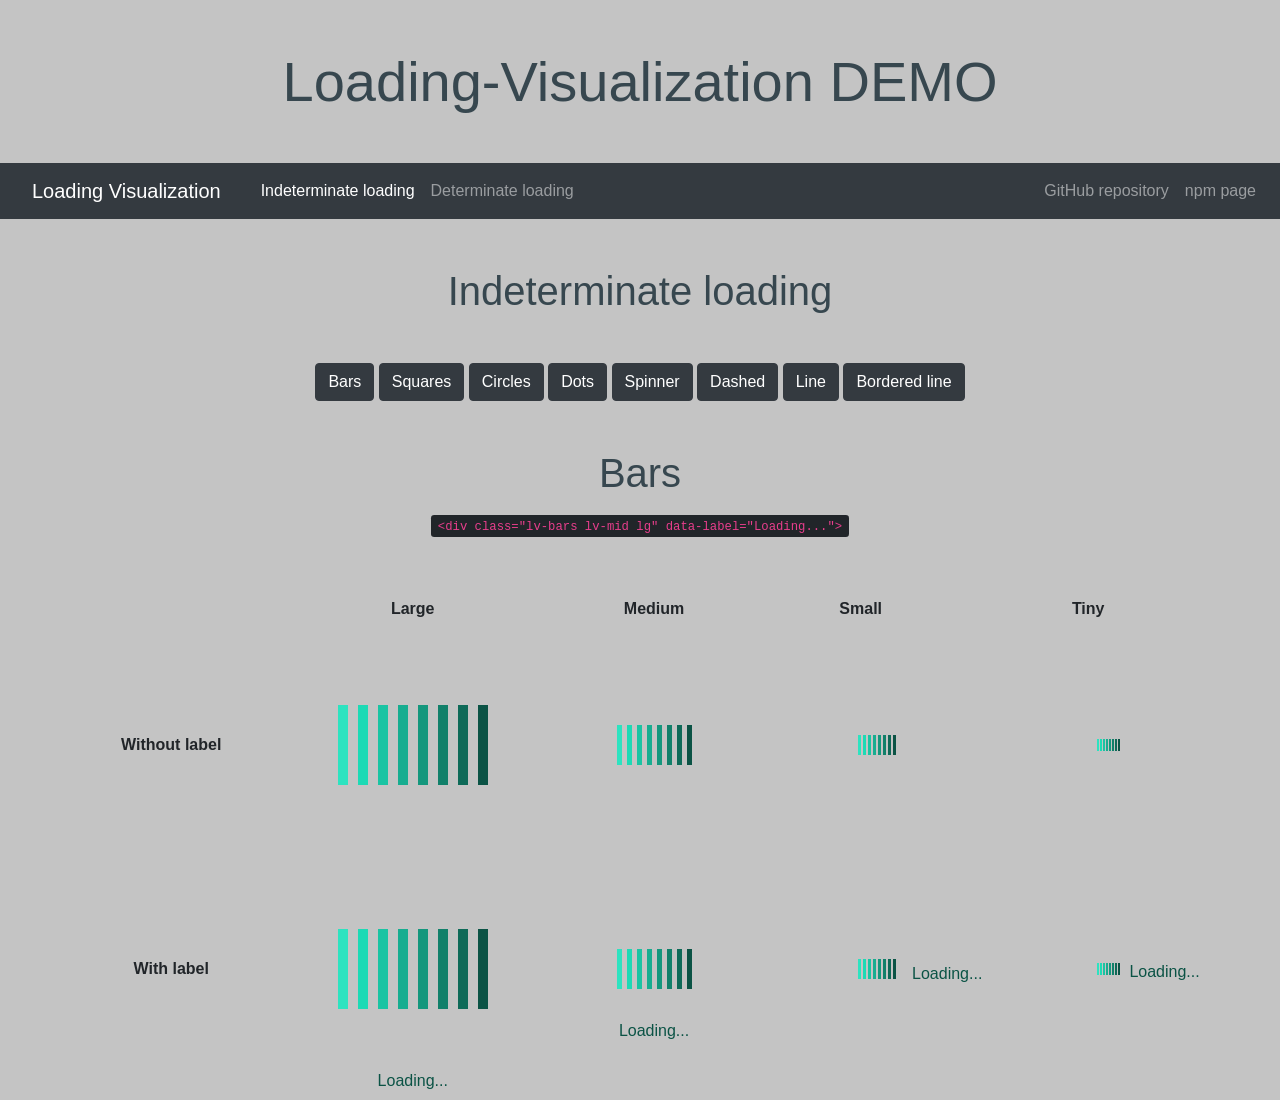
<file: Electro/plugins/Loading-Visualization-master/index.html>
<!DOCTYPE html>
<html lang="en">
    <head>
        <meta charset="utf-8">
        <meta name="viewport" content="width=device-width, initial-scale=1.0, user-scalable=yes"/>
        <title>Loading-Visualization DEMO</title>
        <script src="dist/main.js" type="text/javascript"></script>
        <link href="dist/main.css" type="text/css" rel="stylesheet"/>
        <link rel="stylesheet" href="https://stackpath.bootstrapcdn.com/bootstrap/4.3.1/css/bootstrap.min.css" integrity="sha384-ggOyR0iXCbMQv3Xipma34MD+dH/1fQ784/j6cY/iJTQUOhcWr7x9JvoRxT2MZw1T" crossorigin="anonymous"/>
        <script src="https://code.jquery.com/jquery-3.4.1.min.js" integrity="sha256-CSXorXvZcTkaix6Yvo6HppcZGetbYMGWSFlBw8HfCJo=" crossorigin="anonymous"></script>
        <script src="demo.js"></script>
    </head>
    <body style="background-color: #c4c4c4; color: #37474f">
        <h1 class="display-4 text-center mt-5 mb-5">Loading-Visualization DEMO</h1>
        <nav class="navbar navbar-expand-lg navbar-dark bg-dark sticky-top">
            <a class="navbar-brand nav-link disabled" href="">Loading Visualization</a>
            <ul class="navbar-nav mr-auto">
                <li class="nav-item"><a class="nav-link active" id="infinite" href="#">Indeterminate loading</a></li>
                <li class="nav-item"><a class="nav-link" id="finite" href="#">Determinate loading</a></li>
            </ul>
            <ul class="navbar-nav ml-auto">
                <li class="nav-item"><a class="nav-link" href="https://github.com/RIDICS/Loading-Visualization">GitHub repository</a></li>
                <li class="nav-item"><a class="nav-link" href="https://www.npmjs.com/package/loading-visualization">npm page</a></li>
            </ul>
        </nav>
        <div class="container-fluid" id="infinite_container">
            <h1 class="text-center mt-5">Indeterminate loading</h1>
            <div class="container mt-5 text-center">
                <button type="button" class="btn btn-dark" id="bars_button">Bars</button>
                <button type="button" class="btn btn-dark" id="squares_button">Squares</button>
                <button type="button" class="btn btn-dark" id="circles_button">Circles</button>
                <button type="button" class="btn btn-dark" id="dots_button">Dots</button>
                <button type="button" class="btn btn-dark" id="spinner_button">Spinner</button>
                <button type="button" class="btn btn-dark" id="dashed_button">Dashed</button>
                <button type="button" class="btn btn-dark" id="line_button">Line</button>
                <button type="button" class="btn btn-dark" id="bordered_line_button">Bordered line</button>
            </div>
            <div class="container mt-5 text-center" id="bars">
                <h1>Bars</h1>
                <div class="mt-3 mb-3">
                    <kbd><code>&lt;div class="lv-bars lv-mid lg" data-label="Loading..."&gt;</code></kbd>
                </div>
                <table class="table table-borderless mt-5">
                    <thead>
                        <tr>
                            <th class="text-center" scope="col"></th>
                            <th class="text-center" scope="col">Large</th>
                            <th class="text-center" scope="col">Medium</th>
                            <th class="text-center" scope="col">Small</th>
                            <th class="text-center" scope="col">Tiny</th>
                        </tr>
                    </thead>
                    <tbody>
                        <tr>
                            <th class="align-middle" scope="row">Without label</th>
                            <td class="align-middle"><div class="lv-bars lv-mid lg"></div></td>
                            <td class="align-middle"><div class="lv-bars lv-mid md"></div></td>
                            <td class="align-middle"><div class="lv-bars sm lvl-5"></div></td>
                            <td class="align-middle"><div class="lv-bars tiny lvl-5"></div></td>
                        </tr>
                        <tr>
                            <th class="align-middle" scope="row">With label</th>
                            <td class="align-middle"><div class="lv-bars lv-mid lg" data-label="Loading..."></div></td>
                            <td class="align-middle"><div class="lv-bars lv-mid md" data-label="Loading..."></div></td>
                            <td class="align-middle"><div class="lv-bars sm lvl-5" data-label="Loading..."></div></td>
                            <td class="align-middle"><div class="lv-bars tiny lvl-5" data-label="Loading..."></div></td>
                        </tr>
                    </tbody>
                </table>
            </div>
            <div class="container mt-5 text-center" id="squares" hidden>
                <h1>Squares</h1>
                <div class="mt-3 mb-3">
                    <kbd><code>&lt;div class="lv-squares tiny lvl-5" data-label="Loading..."&gt;</code></kbd>
                </div>
                <table class="table table-borderless mt-5">
                    <thead>
                        <tr>
                            <th class="text-center" scope="col"></th>
                            <th class="text-center" scope="col">Large</th>
                            <th class="text-center" scope="col">Medium</th>
                            <th class="text-center" scope="col">Small</th>
                            <th class="text-center" scope="col">Tiny</th>
                        </tr>
                    </thead>
                    <tbody>
                        <tr>
                            <th class="align-middle" scope="row">Without label</th>
                            <td class="align-middle"><div class="lv-squares lv-mid lg"></div></td>
                            <td class="align-middle"><div class="lv-squares lv-mid md"></div></td>
                            <td class="align-middle"><div class="lv-squares sm lvl-5"></div></td>
                            <td class="align-middle"><div class="lv-squares tiny lvl-5"></div></td>
                        </tr>
                        <tr>
                            <th class="align-middle" scope="row">With label</th>
                            <td class="align-middle"><div class="lv-squares lv-mid lg" data-label="Loading..."></div></td>
                            <td class="align-middle"><div class="lv-squares lv-mid md" data-label="Loading..."></div></td>
                            <td class="align-middle"><div class="lv-squares sm lvl-5" data-label="Loading..."></div></td>
                            <td class="align-middle"><div class="lv-squares tiny lvl-5" data-label="Loading..."></div></td>
                        </tr>
                    </tbody>
                </table>
            </div>
            <div class="container mt-5 text-center" id="circles" hidden>
                <h1>Circles</h1>
                <div class="mt-3 mb-3">
                    <kbd><code>&lt;div class="lv-circles sm lvl-5" data-label="Loading..."&gt;</code></kbd>
                </div>
                <table class="table table-borderless mt-5">
                    <thead>
                        <tr>
                            <th class="text-center" scope="col"></th>
                            <th class="text-center" scope="col">Large</th>
                            <th class="text-center" scope="col">Medium</th>
                            <th class="text-center" scope="col">Small</th>
                            <th class="text-center" scope="col">Tiny</th>
                        </tr>
                    </thead>
                    <tbody>
                        <tr>
                            <th class="align-middle" scope="row">Without label</th>
                            <td class="align-middle"><div class="lv-circles lv-mid lg"></div></td>
                            <td class="align-middle"><div class="lv-circles lv-mid md"></div></td>
                            <td class="align-middle"><div class="lv-circles sm lvl-5"></div></td>
                            <td class="align-middle"><div class="lv-circles tiny lvl-5"></div></td>
                        </tr>
                        <tr>
                            <th class="align-middle" scope="row">With label</th>
                            <td class="align-middle"><div class="lv-circles lv-mid lg" data-label="Loading..."></div></td>
                            <td class="align-middle"><div class="lv-circles lv-mid md" data-label="Loading..."></div></td>
                            <td class="align-middle"><div class="lv-circles sm lvl-5" data-label="Loading..."></div></td>
                            <td class="align-middle"><div class="lv-circles tiny lvl-5" data-label="Loading..."></div></td>
                        </tr>
                    </tbody>
                </table>
            </div>
            <div class="container mt-5 text-center" id="dots" hidden>
                <h1>Dots</h1>
                <div class="mt-3 mb-3">
                    <kbd><code>&lt;div class="lv-dots lv-mid lg&gt;</code></kbd>
                </div>
                <table class="table table-borderless mt-5">
                    <thead>
                        <tr>
                            <th class="text-center" scope="col"></th>
                            <th class="text-center" scope="col">Large</th>
                            <th class="text-center" scope="col">Medium</th>
                            <th class="text-center" scope="col">Small</th>
                            <th class="text-center" scope="col">Tiny</th>
                        </tr>
                    </thead>
                    <tbody>
                        <tr>
                            <th class="align-middle" scope="row">Without label</th>
                            <td class="align-middle"><div class="lv-dots lv-mid lg"></div></td>
                            <td class="align-middle"><div class="lv-dots lv-mid md"></div></td>
                            <td class="align-middle"><div class="lv-dots sm lvl-5"></div></td>
                            <td class="align-middle"><div class="lv-dots tiny lvl-5"></div></td>
                        </tr>
                        <tr>
                            <th class="align-middle" scope="row">With label</th>
                            <td class="align-middle"><div class="lv-dots lv-mid lg" data-label="Loading..."></div></td>
                            <td class="align-middle"><div class="lv-dots lv-mid md" data-label="Loading..."></div></td>
                            <td class="align-middle"><div class="lv-dots sm lvl-5" data-label="Loading..."></div></td>
                            <td class="align-middle"><div class="lv-dots tiny lvl-5" data-label="Loading..."></div></td>
                        </tr>
                    </tbody>
                </table>
            </div>
            <div class="container mt-5 text-center" id="spinner" hidden>
                <h1>Spinner</h1>
                <div class="mt-3 mb-3">
                    <kbd><code>&lt;div class="lv-spinner lv-mid md" data-label="Loading..."&gt;</code></kbd>
                </div>
                <table class="table table-borderless mt-5">
                    <thead>
                        <tr>
                            <th class="text-center" scope="col"></th>
                            <th class="text-center" scope="col">Large</th>
                            <th class="text-center" scope="col">Medium</th>
                            <th class="text-center" scope="col">Small</th>
                            <th class="text-center" scope="col">Tiny</th>
                        </tr>
                    </thead>
                    <tbody>
                        <tr>
                            <th class="align-middle" scope="row">Without label</th>
                            <td class="align-middle"><div class="lv-spinner lv-mid lg"></div></td>
                            <td class="align-middle"><div class="lv-spinner lv-mid md"></div></td>
                            <td class="align-middle"><div class="lv-spinner sm lvl-5"></div></td>
                            <td class="align-middle"><div class="lv-spinner tiny lvl-5"></div></td>
                        </tr>
                        <tr>
                            <th class="align-middle" scope="row">With label</th>
                            <td class="align-middle"><div class="lv-spinner lv-mid lg" data-label="Loading..."></div></td>
                            <td class="align-middle"><div class="lv-spinner lv-mid md" data-label="Loading..."></div></td>
                            <td class="align-middle"><div class="lv-spinner sm lvl-5" data-label="Loading..."></div></td>
                            <td class="align-middle"><div class="lv-spinner tiny lvl-5" data-label="Loading..."></div></td>
                        </tr>
                    </tbody>
                </table>
            </div>
            <div class="container mt-5 text-center" id="dashed" hidden>
                <h1>Dashed</h1>
                <div class="mt-3 mb-3">
                    <kbd><code>&lt;div class="lv-dashed sm lvl-5"&gt;</code></kbd>
                </div>
                <table class="table table-borderless mt-5">
                    <thead>
                        <tr>
                            <th class="text-center" scope="col"></th>
                            <th class="text-center" scope="col">Large</th>
                            <th class="text-center" scope="col">Medium</th>
                            <th class="text-center" scope="col">Small</th>
                            <th class="text-center" scope="col">Tiny</th>
                        </tr>
                    </thead>
                    <tbody>
                        <tr>
                            <th class="align-middle" scope="row">Without label</th>
                            <td class="align-middle"><div class="lv-dashed lv-mid lg"></div></td>
                            <td class="align-middle"><div class="lv-dashed lv-mid md"></div></td>
                            <td class="align-middle"><div class="lv-dashed sm lvl-5"></div></td>
                            <td class="align-middle"><div class="lv-dashed tiny lvl-5"></div></td>
                        </tr>
                        <tr>
                            <th class="align-middle" scope="row">With label</th>
                            <td class="align-middle"><div class="lv-dashed lv-mid lg" data-label="Loading..."></div></td>
                            <td class="align-middle"><div class="lv-dashed lv-mid md" data-label="Loading..."></div></td>
                            <td class="align-middle"><div class="lv-dashed sm lvl-5" data-label="Loading..."></div></td>
                            <td class="align-middle"><div class="lv-dashed tiny lvl-5" data-label="Loading..."></div></td>
                        </tr>
                    </tbody>
                </table>
            </div>
            <div class="container mt-5 text-center" id="line" hidden>
                <h1>Line</h1>
                <div class="mt-3 mb-3">
                    <kbd><code>&lt;div class="lv-line lv-mid lvb-3" data-label="Loading..."&gt;</code></kbd>
                </div>
                <table class="table table-borderless mt-5">
                    <thead>
                        <tr>
                            <th></th>
                            <th class="text-center">Without label</th>
                        </tr>
                    </thead>
                    <tbody>
                        <tr>
                            <th class="align-middle">Fluid</th>
                            <td><div class="lv-line lv-mid"></div></td>
                        </tr>
                        <tr>
                            <th class="align-middle">Large</th>
                            <td><div class="lv-line lg lv-mid"></div></td>
                        </tr>
                        <tr>
                            <th class="align-middle">Medium</th>
                            <td><div class="lv-line md lv-mid"></div></td>
                        </tr>
                        <tr>
                            <th class="align-middle">Small</th>
                            <td><div class="lv-line sm lv-mid"></div></td>
                        </tr>
                    </tbody>
                </table>
                <table class="table table-borderless mt-5">
                    <thead>
                        <tr>
                            <th></th>
                            <th class="text-center">With label</th>
                        </tr>
                    </thead>
                    <tbody>
                        <tr>
                            <th class="align-middle">Fluid</th>
                            <td><div class="lv-line lv-mid lvb-3" data-label="Loading..."></div></td>
                        </tr>
                        <tr>
                            <th class="align-middle">Large</th>
                            <td><div class="lv-line lg lv-mid lvb-3" data-label="Loading..."></div></td>
                        </tr>
                        <tr>
                            <th class="align-middle">Medium</th>
                            <td><div class="lv-line md lv-mid lvb-3" data-label="Loading..."></div></td>
                        </tr>
                        <tr>
                            <th class="align-middle">Small</th>
                            <td><div class="lv-line sm lv-mid lvb-3" data-label="Loading..."></div></td>
                        </tr>
                    </tbody>
                </table>
            </div>
            <div class="container mt-5 text-center" id="bordered_line" hidden>
                <h1>Bordered line</h1>
                <div class="mt-3 mb-3">
                    <kbd><code>&lt;div class="lv-bordered_line lg lv-mid"&gt;</code></kbd>
                </div>
                <table class="table table-borderless mt-5">
                    <thead>
                        <tr>
                            <th></th>
                            <th class="text-center">Without label</th>
                        </tr>
                    </thead>
                    <tbody>
                        <tr>
                            <th class="align-middle">Fluid</th>
                            <td><div class="lv-bordered_line lv-mid"></div></td>
                        </tr>
                        <tr>
                            <th class="align-middle">Large</th>
                            <td><div class="lv-bordered_line lg lv-mid"></div></td>
                        </tr>
                        <tr>
                            <th class="align-middle">Medium</th>
                            <td><div class="lv-bordered_line md lv-mid"></div></td>
                        </tr>
                        <tr>
                            <th class="align-middle">Small</th>
                            <td><div class="lv-bordered_line sm lv-mid"></div></td>
                        </tr>
                    </tbody>
                </table>
                <table class="table table-borderless mt-5">
                    <thead>
                        <tr>
                            <th></th>
                            <th class="text-center">With label</th>
                        </tr>
                    </thead>
                    <tbody>
                        <tr>
                            <th class="align-middle">Fluid</th>
                            <td><div class="lv-bordered_line lv-mid lvb-3" data-label="Loading..."></div></td>
                        </tr>
                        <tr>
                            <th class="align-middle">Large</th>
                            <td><div class="lv-bordered_line lg lv-mid lvb-3" data-label="Loading..."></div></td>
                        </tr>
                        <tr>
                            <th class="align-middle">Medium</th>
                            <td><div class="lv-bordered_line md lv-mid lvb-3" data-label="Loading..."></div></td>
                        </tr>
                        <tr>
                            <th class="align-middle">Small</th>
                            <td><div class="lv-bordered_line sm lv-mid lvb-3" data-label="Loading..."></div></td>
                        </tr>
                    </tbody>
                </table>
            </div>
        </div>
        <div class="container-fluid" id="finite_container" hidden>
            <h1 class="text-center mt-5">Determinate loading</h1>
            <div class="container mt-5 text-center">
                <button type="button" class="btn btn-dark" id="spinner2_button">Spinner</button>
                <button type="button" class="btn btn-dark" id="line2_button">Line</button>
                <button type="button" class="btn btn-dark" id="bordered_line2_button">Bordered line</button>
            </div>
            <div class="container mt-5 text-center" id="spinner2" hidden>
                <h1>Determinate spinner</h1>
                <div class="mt-3 mb-3">
                    <kbd><code>&lt;div class="lv-determinate_circle tiny lvl-5" data-label="Loading..." data-percentage="true"&gt;</code></kbd>
                </div>
                <button type="button" class="btn btn-dark" id="fill_spinner">Fill</button>
                <button type="button" class="btn btn-dark" id="add_spinner">Add 5</button>
                <button type="button" class="btn btn-dark" id="remove_spinner">Remove 10</button>
                <button type="button" class="btn btn-dark" id="reset_spinner">Reset</button>
                <table class="table table-borderless mt-5">
                    <thead>
                        <tr>
                            <th class="text-center" scope="col"></th>
                            <th class="text-center" scope="col">Large</th>
                            <th class="text-center" scope="col">Medium</th>
                            <th class="text-center" scope="col">Small</th>
                            <th class="text-center" scope="col">Tiny</th>
                        </tr>
                    </thead>
                    <tbody>
                        <tr>
                            <th class="align-middle" scope="row">Without anything</th>
                            <td class="align-middle"><div class="lv-determinate_circle lv-mid lg"></div></td>
                            <td class="align-middle"><div class="lv-determinate_circle lv-mid md"></div></td>
                            <td class="align-middle"><div class="lv-determinate_circle sm lvl-5"></div></td>
                            <td class="align-middle"><div class="lv-determinate_circle tiny lvl-5"></div></td>
                        </tr>
                        <tr>
                            <th class="align-middle" scope="row">With label</th>
                            <td class="align-middle"><div class="lv-determinate_circle lv-mid lg" data-label="Loading..."></div></td>
                            <td class="align-middle"><div class="lv-determinate_circle lv-mid md" data-label="Loading..."></div></td>
                            <td class="align-middle"><div class="lv-determinate_circle sm lvl-5" data-label="Loading..."></div></td>
                            <td class="align-middle"><div class="lv-determinate_circle tiny lvl-5" data-label="Loading..."></div></td>
                        </tr>
                        <tr>
                            <th class="align-middle" scope="row">With percentage</th>
                            <td class="align-middle"><div class="lv-determinate_circle lv-mid lg" data-percentage="true"></div></td>
                            <td class="align-middle"><div class="lv-determinate_circle lv-mid md" data-percentage="true"></div></td>
                            <td class="align-middle"><div class="lv-determinate_circle sm lvl-5" data-percentage="true"></div></td>
                            <td class="align-middle"><div class="lv-determinate_circle tiny lvl-5" data-percentage="true"></div></td>
                        </tr>
                        <tr>
                            <th class="align-middle" scope="row">With label and percentage</th>
                            <td class="align-middle"><div class="lv-determinate_circle lv-mid lg" data-label="Loading..." data-percentage="true"></div></td>
                            <td class="align-middle"><div class="lv-determinate_circle lv-mid md" data-label="Loading..." data-percentage="true"></div></td>
                            <td class="align-middle"><div class="lv-determinate_circle sm lvl-5" data-label="Loading..." data-percentage="true"></div></td>
                            <td class="align-middle"><div class="lv-determinate_circle tiny lvl-5" data-label="Loading..." data-percentage="true"></div></td>
                        </tr>
                    </tbody>
                </table>
            </div>
            <div class="container mt-5 text-center" id="line2" hidden>
                <h1>Determinate line</h1>
                <div class="mt-3 mb-3">
                    <kbd><code>&lt;div class="lv-determinate_line lg lv-mid lvb-3" data-label="Loading..." data-percentage="true"&gt;</code></kbd>
                </div>
                <button type="button" class="btn btn-dark" id="fill_line">Fill</button>
                <button type="button" class="btn btn-dark" id="add_line">Add 5</button>
                <button type="button" class="btn btn-dark" id="remove_line">Remove 10</button>
                <button type="button" class="btn btn-dark" id="reset_line">Reset</button>
                <table class="table table-borderless mt-5">
                    <thead>
                    <tr>
                        <th></th>
                        <th class="text-center">Without anything</th>
                    </tr>
                    </thead>
                    <tbody>
                    <tr>
                        <th class="align-middle">Fluid</th>
                        <td><div class="lv-determinate_line lv-mid"></div></td>
                    </tr>
                    <tr>
                        <th class="align-middle">Large</th>
                        <td><div class="lv-determinate_line lg lv-mid"></div></td>
                    </tr>
                    <tr>
                        <th class="align-middle">Medium</th>
                        <td><div class="lv-determinate_line md lv-mid"></div></td>
                    </tr>
                    <tr>
                        <th class="align-middle">Small</th>
                        <td><div class="lv-determinate_line sm lv-mid"></div></td>
                    </tr>
                    </tbody>
                </table>
                <table class="table table-borderless mt-5">
                    <thead>
                    <tr>
                        <th></th>
                        <th class="text-center">With label</th>
                    </tr>
                    </thead>
                    <tbody>
                    <tr>
                        <th class="align-middle">Fluid</th>
                        <td><div class="lv-determinate_line lv-mid lvb-3" data-label="Loading..."></div></td>
                    </tr>
                    <tr>
                        <th class="align-middle">Large</th>
                        <td><div class="lv-determinate_line lg lv-mid lvb-3" data-label="Loading..."></div></td>
                    </tr>
                    <tr>
                        <th class="align-middle">Medium</th>
                        <td><div class="lv-determinate_line md lv-mid lvb-3" data-label="Loading..."></div></td>
                    </tr>
                    <tr>
                        <th class="align-middle">Small</th>
                        <td><div class="lv-determinate_line sm lv-mid lvb-3" data-label="Loading..."></div></td>
                    </tr>
                    </tbody>
                </table>
                <table class="table table-borderless mt-5">
                    <thead>
                    <tr>
                        <th></th>
                        <th class="text-center">With percentage</th>
                    </tr>
                    </thead>
                    <tbody>
                    <tr>
                        <th class="align-middle">Fluid</th>
                        <td><div class="lv-determinate_line lv-mid lvb-3" data-percentage="true"></div></td>
                    </tr>
                    <tr>
                        <th class="align-middle">Large</th>
                        <td><div class="lv-determinate_line lg lv-mid lvb-3" data-percentage="true"></div></td>
                    </tr>
                    <tr>
                        <th class="align-middle">Medium</th>
                        <td><div class="lv-determinate_line md lv-mid lvb-3" data-percentage="true"></div></td>
                    </tr>
                    <tr>
                        <th class="align-middle">Small</th>
                        <td><div class="lv-determinate_line sm lv-mid lvb-3" data-percentage="true"></div></td>
                    </tr>
                    </tbody>
                </table>
                <table class="table table-borderless mt-5">
                    <thead>
                    <tr>
                        <th></th>
                        <th class="text-center">With label and percentage</th>
                    </tr>
                    </thead>
                    <tbody>
                    <tr>
                        <th class="align-middle">Fluid</th>
                        <td><div class="lv-determinate_line lv-mid lvb-3" data-label="Loading..." data-percentage="true"></div></td>
                    </tr>
                    <tr>
                        <th class="align-middle">Large</th>
                        <td><div class="lv-determinate_line lg lv-mid lvb-3" data-label="Loading..." data-percentage="true"></div></td>
                    </tr>
                    <tr>
                        <th class="align-middle">Medium</th>
                        <td><div class="lv-determinate_line md lv-mid lvb-3" data-label="Loading..." data-percentage="true"></div></td>
                    </tr>
                    <tr>
                        <th class="align-middle">Small</th>
                        <td><div class="lv-determinate_line sm lv-mid lvb-3" data-label="Loading..." data-percentage="true"></div></td>
                    </tr>
                    </tbody>
                </table>
            </div>
            <div class="container mt-5 text-center" id="bordered_line2" hidden>
                <h1>Determinate bordered line</h1>
                <div class="mt-3 mb-3">
                    <kbd><code>&lt;div class="lv-determinate_bordered_line lv-mid lvb-3" data-percentage="true"&gt;</code></kbd>
                </div>
                <button type="button" class="btn btn-dark" id="fill_bordered_line">Fill</button>
                <button type="button" class="btn btn-dark" id="add_bordered_line">Add 5</button>
                <button type="button" class="btn btn-dark" id="remove_bordered_line">Remove 10</button>
                <button type="button" class="btn btn-dark" id="reset_bordered_line">Reset</button>
                <table class="table table-borderless mt-5">
                    <thead>
                    <tr>
                        <th></th>
                        <th class="text-center">Without anything</th>
                    </tr>
                    </thead>
                    <tbody>
                    <tr>
                        <th class="align-middle">Fluid</th>
                        <td><div class="lv-determinate_bordered_line lv-mid"></div></td>
                    </tr>
                    <tr>
                        <th class="align-middle">Large</th>
                        <td><div class="lv-determinate_bordered_line lg lv-mid"></div></td>
                    </tr>
                    <tr>
                        <th class="align-middle">Medium</th>
                        <td><div class="lv-determinate_bordered_line md lv-mid"></div></td>
                    </tr>
                    <tr>
                        <th class="align-middle">Small</th>
                        <td><div class="lv-determinate_bordered_line sm lv-mid"></div></td>
                    </tr>
                    </tbody>
                </table>
                <table class="table table-borderless mt-5">
                    <thead>
                    <tr>
                        <th></th>
                        <th class="text-center">With label</th>
                    </tr>
                    </thead>
                    <tbody>
                    <tr>
                        <th class="align-middle">Fluid</th>
                        <td><div class="lv-determinate_bordered_line lv-mid lvb-3" data-label="Loading..."></div></td>
                    </tr>
                    <tr>
                        <th class="align-middle">Large</th>
                        <td><div class="lv-determinate_bordered_line lg lv-mid lvb-3" data-label="Loading..."></div></td>
                    </tr>
                    <tr>
                        <th class="align-middle">Medium</th>
                        <td><div class="lv-determinate_bordered_line md lv-mid lvb-3" data-label="Loading..."></div></td>
                    </tr>
                    <tr>
                        <th class="align-middle">Small</th>
                        <td><div class="lv-determinate_bordered_line sm lv-mid lvb-3" data-label="Loading..."></div></td>
                    </tr>
                    </tbody>
                </table>
                <table class="table table-borderless mt-5">
                    <thead>
                    <tr>
                        <th></th>
                        <th class="text-center">With percentage</th>
                    </tr>
                    </thead>
                    <tbody>
                    <tr>
                        <th class="align-middle">Fluid</th>
                        <td><div class="lv-determinate_bordered_line lv-mid lvb-3" data-percentage="true"></div></td>
                    </tr>
                    <tr>
                        <th class="align-middle">Large</th>
                        <td><div class="lv-determinate_bordered_line lg lv-mid lvb-3" data-percentage="true"></div></td>
                    </tr>
                    <tr>
                        <th class="align-middle">Medium</th>
                        <td><div class="lv-determinate_bordered_line md lv-mid lvb-3" data-percentage="true"></div></td>
                    </tr>
                    <tr>
                        <th class="align-middle">Small</th>
                        <td><div class="lv-determinate_bordered_line sm lv-mid lvb-3" data-percentage="true"></div></td>
                    </tr>
                    </tbody>
                </table>
                <table class="table table-borderless mt-5">
                    <thead>
                    <tr>
                        <th></th>
                        <th class="text-center">With label and percentage</th>
                    </tr>
                    </thead>
                    <tbody>
                    <tr>
                        <th class="align-middle">Fluid</th>
                        <td><div class="lv-determinate_bordered_line lv-mid lvb-3" data-label="Loading..." data-percentage="true"></div></td>
                    </tr>
                    <tr>
                        <th class="align-middle">Large</th>
                        <td><div class="lv-determinate_bordered_line lg lv-mid lvb-3" data-label="Loading..." data-percentage="true"></div></td>
                    </tr>
                    <tr>
                        <th class="align-middle">Medium</th>
                        <td><div class="lv-determinate_bordered_line md lv-mid lvb-3" data-label="Loading..." data-percentage="true"></div></td>
                    </tr>
                    <tr>
                        <th class="align-middle">Small</th>
                        <td><div class="lv-determinate_bordered_line sm lv-mid lvb-3" data-label="Loading..." data-percentage="true"></div></td>
                    </tr>
                    </tbody>
                </table>
            </div>
        </div>
    </body>
</html>
</file>
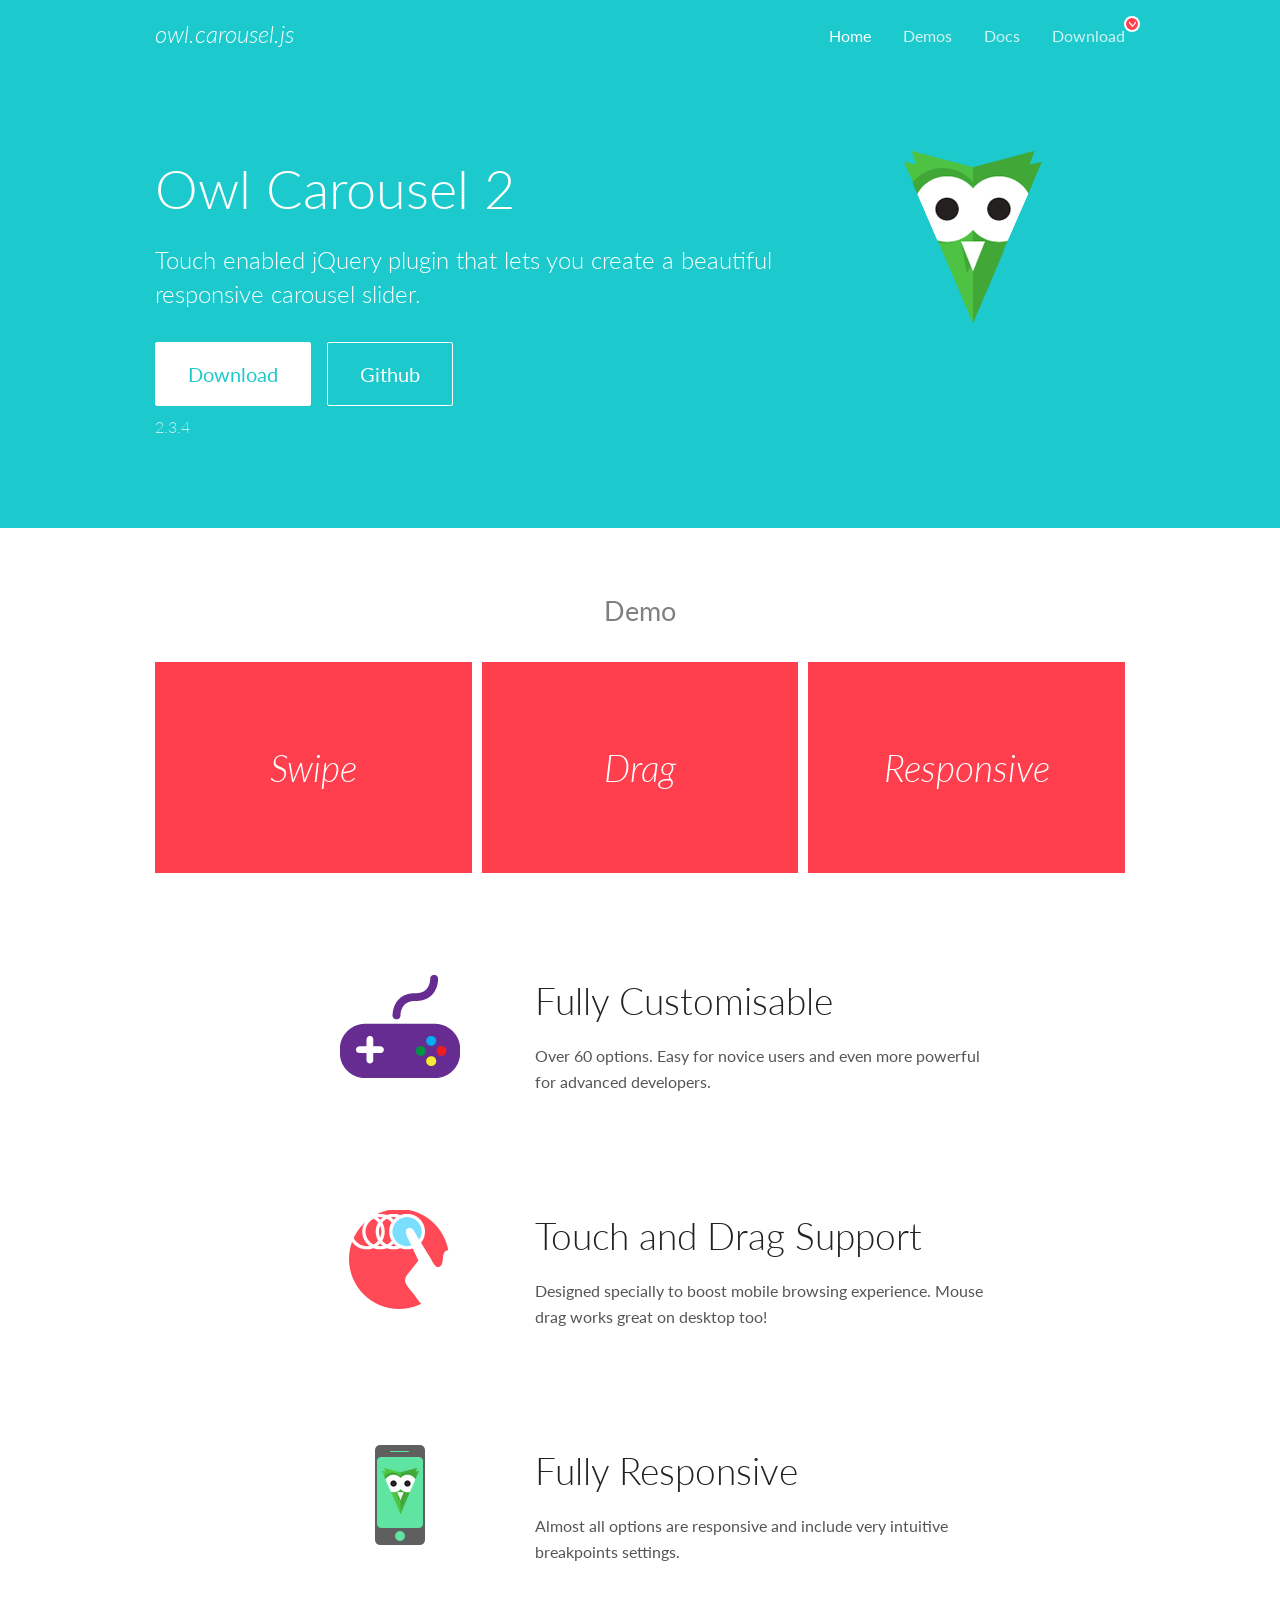
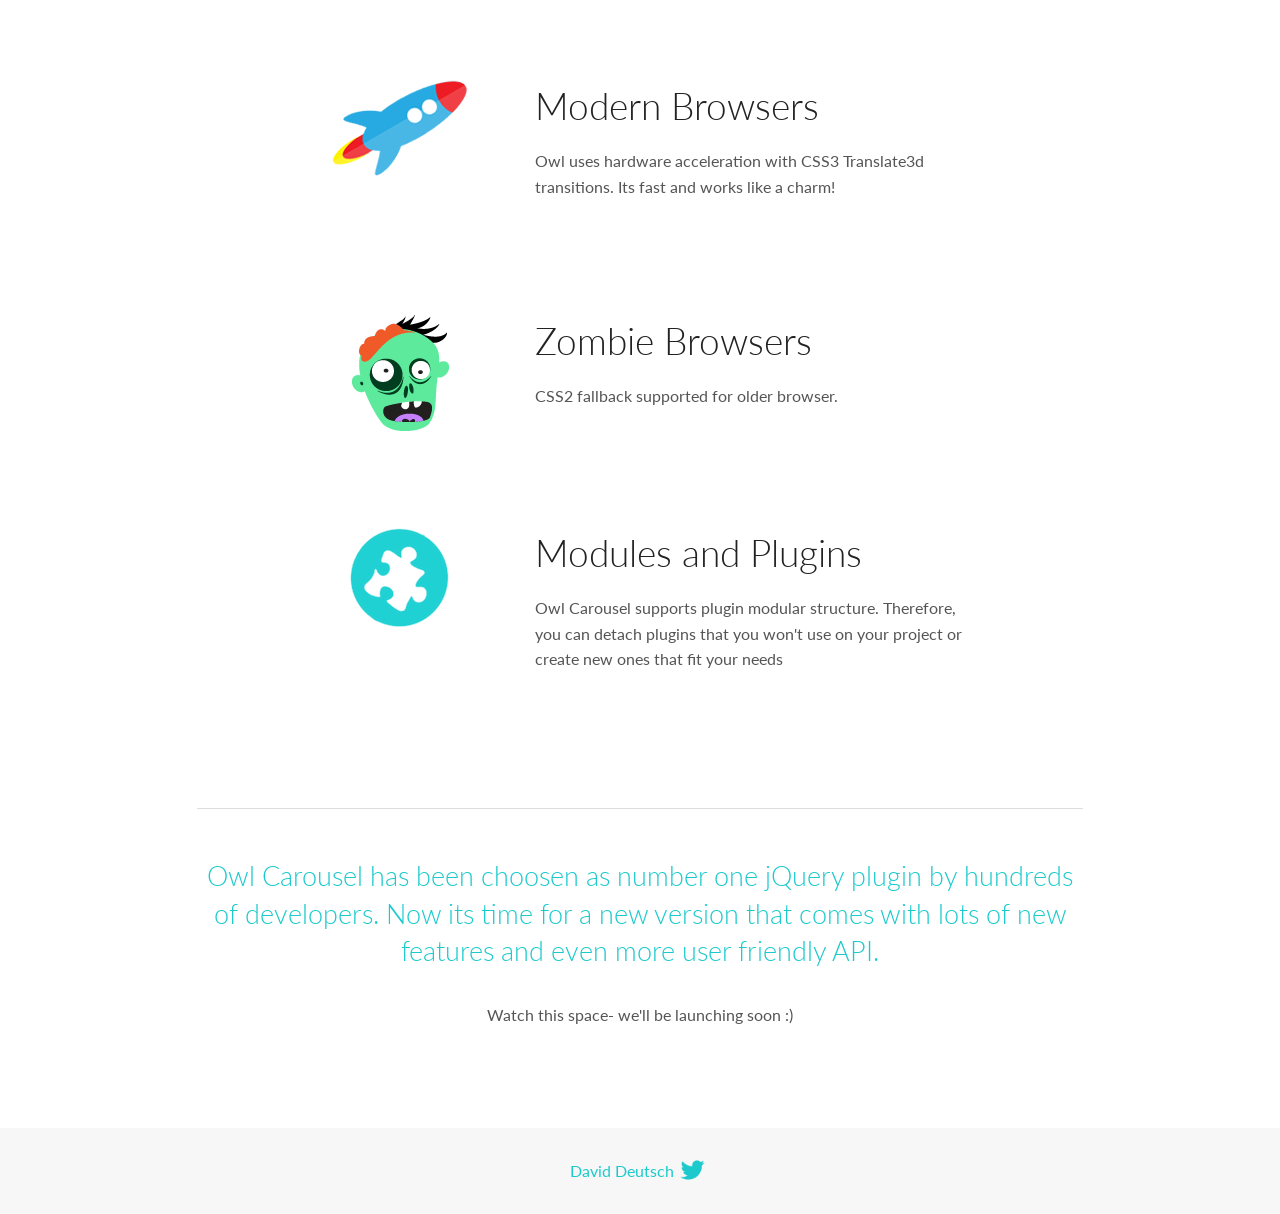
<file: Electro/plugins/OwlCarousel2-2.3.4/docs/index.html>
<!DOCTYPE html>
<html lang="en">
  <head>

    <!-- head -->
    <meta charset="utf-8">
    <meta name="msapplication-tap-highlight" content="no" />
    <meta name="viewport" content="width=device-width, initial-scale=1.0" />
    <meta name="description" content="Touch enabled jQuery plugin that lets you create beautiful responsive carousel slider.">
    <meta name="author" content="David Deutsch">
    <title>
      Home | Owl Carousel | 2.3.4
    </title>

    <!-- Stylesheets -->
    <link href='https://fonts.googleapis.com/css?family=Lato:300,400,700,400italic,300italic' rel='stylesheet' type='text/css'>
    <link rel="stylesheet" href="assets/css/docs.theme.min.css">

    <!-- Owl Stylesheets -->
    <link rel="stylesheet" href="assets/owlcarousel/assets/owl.carousel.min.css">
    <link rel="stylesheet" href="assets/owlcarousel/assets/owl.theme.default.min.css">

    <!-- HTML5 shim and Respond.js IE8 support of HTML5 elements and media queries -->

    <!--[if lt IE 9]>
      <script src="https://oss.maxcdn.com/libs/html5shiv/3.7.0/html5shiv.js"></script>
      <script src="https://oss.maxcdn.com/libs/respond.js/1.3.0/respond.min.js"></script>
    <![endif]-->

    <!-- Favicons -->
    <link rel="apple-touch-icon-precomposed" sizes="144x144" href="assets/ico/apple-touch-icon-144-precomposed.png">
    <link rel="shortcut icon" href="assets/ico/favicon.png">
    <link rel="shortcut icon" href="favicon.ico">

    <!-- Yeah i know js should not be in header. Its required for demos.-->

    <!-- javascript -->
    <script src="assets/vendors/jquery.min.js"></script>
    <script src="assets/owlcarousel/owl.carousel.js"></script>
  </head>
  <body>

    <!-- header -->
    <header class="header">
      <div class="row">
        <div class="large-12 columns">
          <div class="brand left">
            <h3>
              <a href="/OwlCarousel2/">owl.carousel.js</a> 
            </h3>
          </div>
          <a id="toggle-nav" class="right">
            <span></span> <span></span> <span></span> 
          </a> 
          <div class="nav-bar">
            <ul class="clearfix">
              <li class="active">
                <a href="/OwlCarousel2/index.html">Home</a> 
              </li>
              <li> <a href="/OwlCarousel2/demos/demos.html">Demos</a>  </li>
              <li> <a href="/OwlCarousel2/docs/started-welcome.html">Docs</a>  </li>
              <li>
                <a href="https://github.com/OwlCarousel2/OwlCarousel2/archive/2.3.4.zip">Download</a> 
                <span class="download"></span> 
              </li>
            </ul>
          </div>
        </div>
      </div>
    </header>

    <!-- home panel -->
    <section id="hero">
      <div class="row">
        <div class="large-8 medium-8 columns">
          <h1>Owl Carousel 2</h1>
          <h4>Touch enabled jQuery plugin that lets you create a beautiful responsive carousel slider.</h4>
          <a href="https://github.com/OwlCarousel2/OwlCarousel2/archive/2.3.4.zip" class="hero-button">Download</a> 
          <a href="https://github.com/OwlCarousel2/OwlCarousel2" class="hero-button outline">Github</a> 
          <p>2.3.4</p>
        </div>
        <div class="large-4 medium-4 columns">
          <img class="owl-logo" src="assets/img/owl-logo.png" alt="mr. Owl">
        </div>
      </div>
    </section>

    <!-- body -->
    <div class="home-demo">
      <div class="row">
        <div class="large-12 columns">
          <h3>Demo</h3>
          <div class="owl-carousel">
            <div class="item">
              <h2>Swipe</h2>
            </div>
            <div class="item">
              <h2>Drag</h2>
            </div>
            <div class="item">
              <h2>Responsive</h2>
            </div>
            <div class="item">
              <h2>CSS3</h2>
            </div>
            <div class="item">
              <h2>Fast</h2>
            </div>
            <div class="item">
              <h2>Easy</h2>
            </div>
            <div class="item">
              <h2>Free</h2>
            </div>
            <div class="item">
              <h2>Upgradable</h2>
            </div>
            <div class="item">
              <h2>Tons of options</h2>
            </div>
            <div class="item">
              <h2>Infinity</h2>
            </div>
            <div class="item">
              <h2>Auto Width</h2>
            </div>
          </div>
        </div>
      </div>
    </div>
    <script>
      var owl = $('.owl-carousel');
      owl.owlCarousel({
        margin: 10,
        loop: true,
        responsive: {
          0: {
            items: 1
          },
          600: {
            items: 2
          },
          1000: {
            items: 3
          }
        }
      })
    </script>

    <!-- features -->
    <div id="features">
      <div class="row">
        <div class="small-12 medium-9 small-centered columns">
          <section class="row feature">
            <div class="medium-4 small-12 columns">
              <img src="assets/img/feature-options.png" alt="">
            </div>
            <div class="medium-8 small-12 columns">
              <h2>Fully Customisable</h2>
              <p>Over 60 options. Easy for novice users and even more powerful for advanced developers.</p>
            </div>
          </section>
          <section class="row feature">
            <div class="medium-4 small-12 columns">
              <img src="assets/img/feature-drag.png" alt="">
            </div>
            <div class="medium-8 small-12 columns">
              <h2>Touch and Drag Support</h2>
              <p>Designed specially to boost mobile browsing experience. Mouse drag works great on desktop too!</p>
            </div>
          </section>
          <section class="row feature">
            <div class="medium-4 small-12 columns">
              <img src="assets/img/feature-responsive.png" alt="">
            </div>
            <div class="medium-8 small-12 columns">
              <h2>Fully Responsive</h2>
              <p>Almost all options are responsive and include very intuitive breakpoints settings.</p>
            </div>
          </section>
          <section class="row feature">
            <div class="medium-4 small-12 columns">
              <img src="assets/img/feature-modern.png" alt="">
            </div>
            <div class="medium-8 small-12 columns">
              <h2>Modern Browsers</h2>
              <p>Owl uses hardware acceleration with CSS3 Translate3d transitions. Its fast and works like a charm! </p>
            </div>
          </section>
          <section class="row feature">
            <div class="medium-4 small-12 columns">
              <img src="assets/img/feature-zombie.png" alt="">
            </div>
            <div class="medium-8 small-12 columns">
              <h2>Zombie Browsers</h2>
              <p>CSS2 fallback supported for older browser.</p>
            </div>
          </section>
          <section class="row feature">
            <div class="medium-4 small-12 columns">
              <img src="assets/img/feature-module.png" alt="">
            </div>
            <div class="medium-8 small-12 columns">
              <h2>Modules and Plugins</h2>
              <p>Owl Carousel supports plugin modular structure. Therefore, you can detach plugins that you won&#x27;t use on your project or create new ones that fit your needs</p>
            </div>
          </section>
        </div>
      </div>
    </div>

    <!-- footer -->
    <section id="teaser-text">
      <div class="row">
        <div class="small-12 medium-11 small-centered columns">
          <hr>
          <h3 id="owl-carousel-has-been-choosen-as-number-one-jquery-plugin-by-hundreds-of-developers-now-its-time-for-a-new-version-that-comes-with-lots-of-new-features-and-even-more-user-friendly-api-">Owl Carousel has been choosen as number one jQuery plugin by hundreds of developers. Now its time for a new version that comes with lots of new features and even more user friendly API.</h3>
          <p>Watch this space- we&#39;ll be launching soon :)</p>
        </div>
      </div>
    </section>

    <!-- footer -->
    <footer class="footer">
      <div class="row">
        <div class="large-12 columns">
          <h5>
            <a href="/OwlCarousel2/docs/support-contact.html">David Deutsch</a> 
            <a id="custom-tweet-button" href="https://twitter.com/share?url=https://github.com/OwlCarousel2/OwlCarousel2&text=Owl Carousel - This is so awesome! " target="_blank"></a> 
          </h5>
        </div>
      </div>
    </footer>

    <!-- vendors -->
    <script src="assets/vendors/highlight.js"></script>
    <script src="assets/js/app.js"></script>
  </body>
</html>
</file>
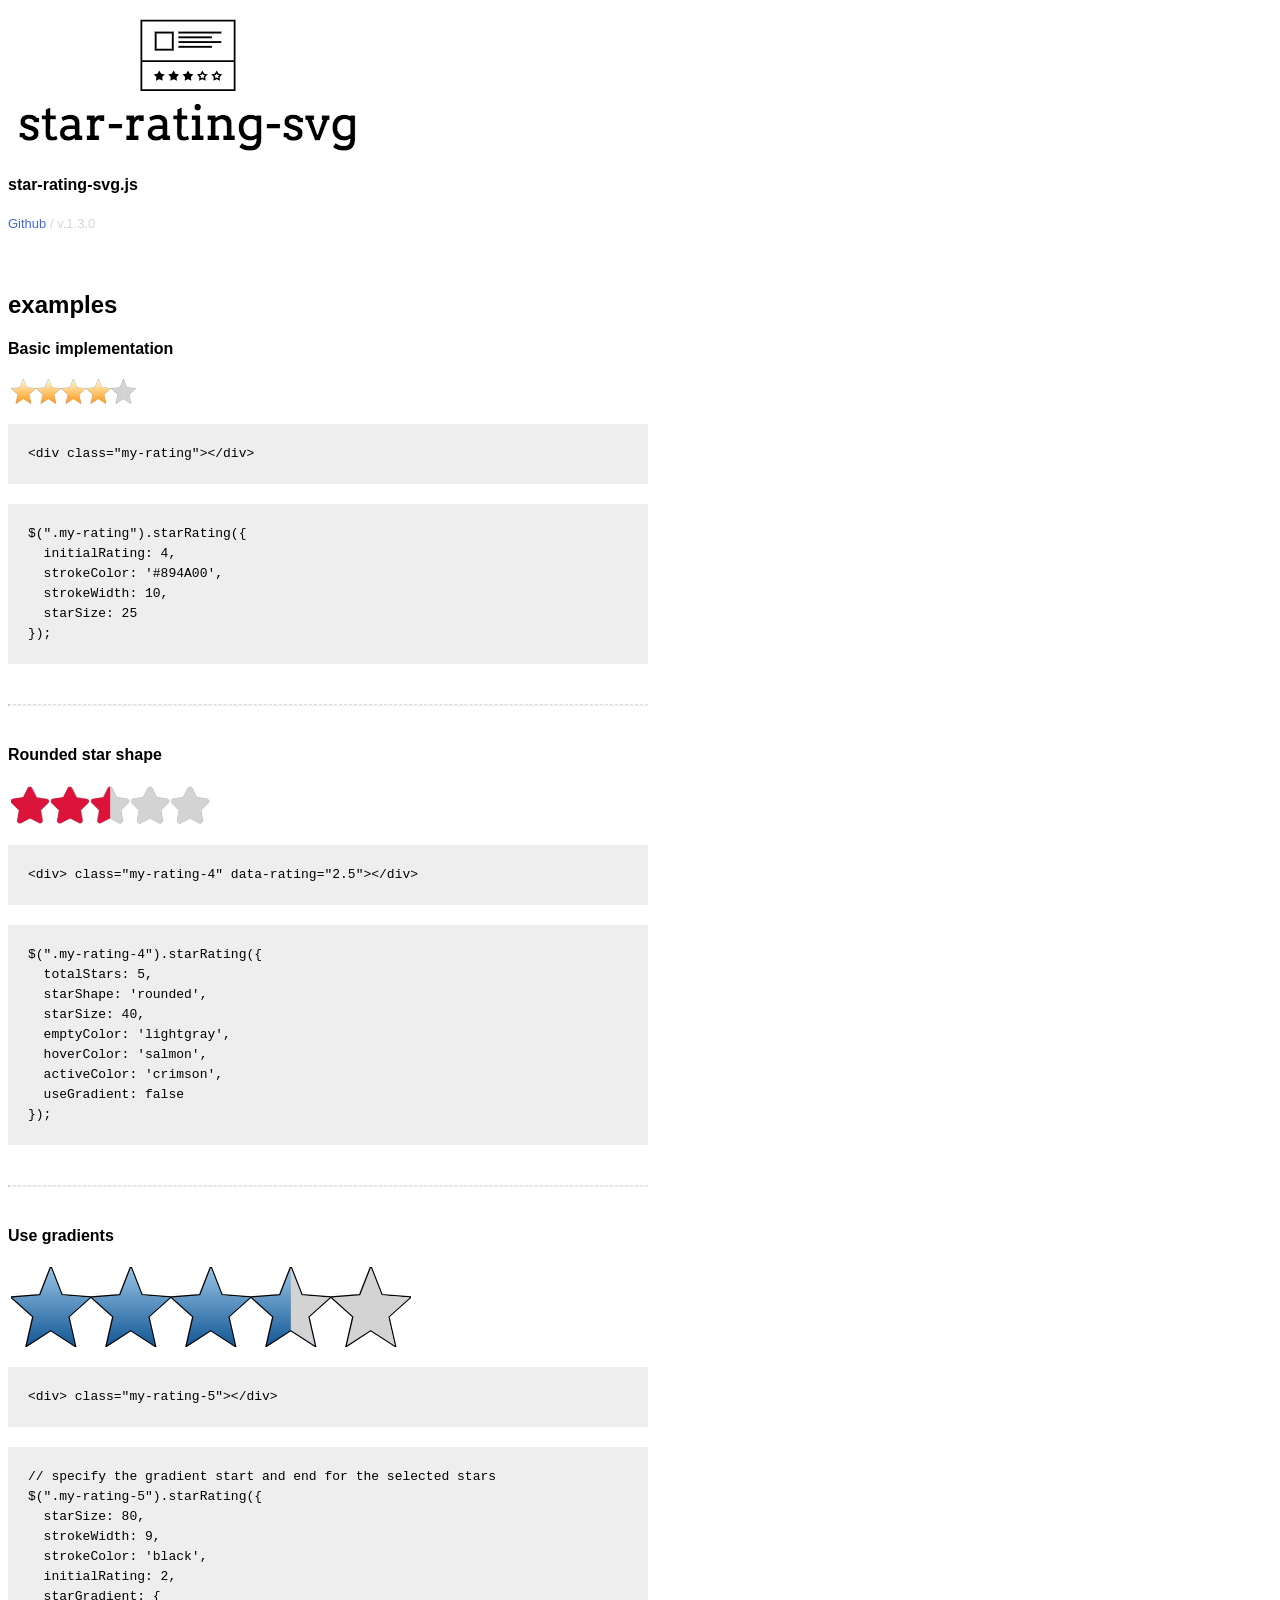
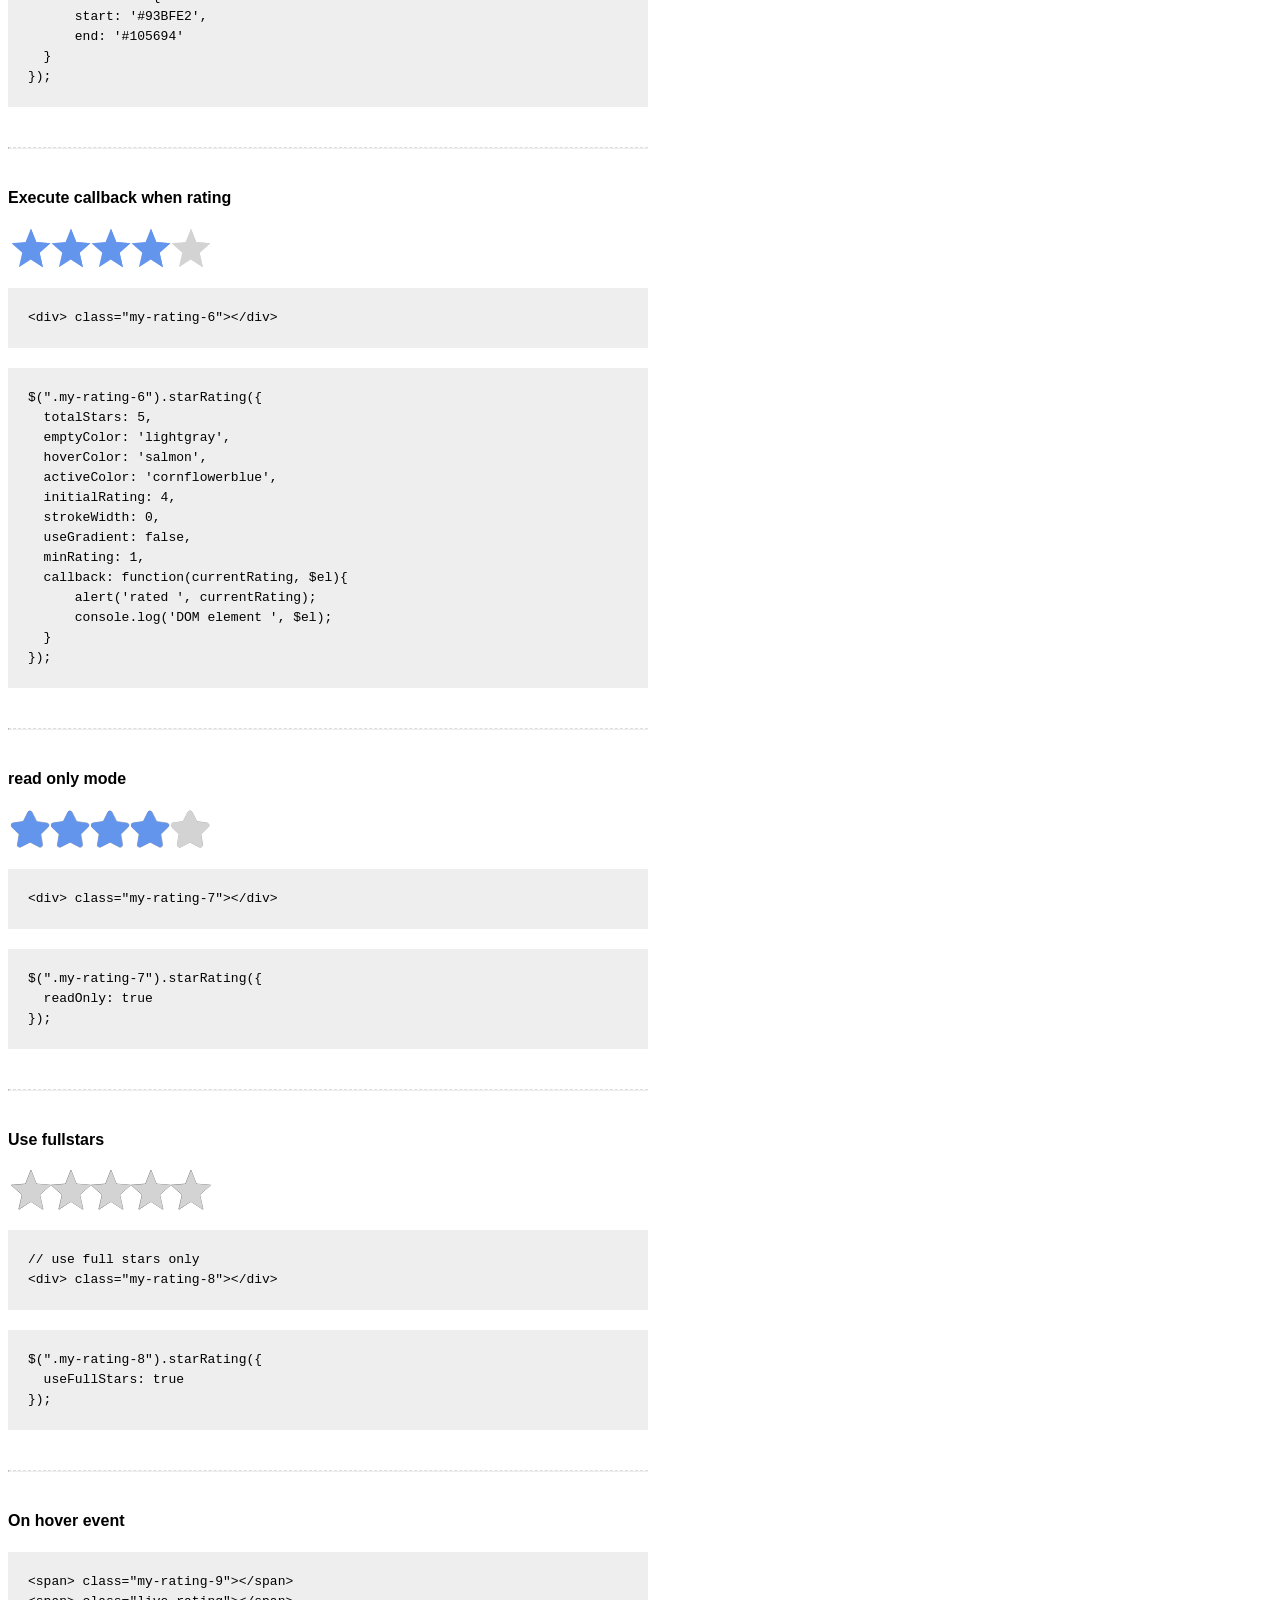
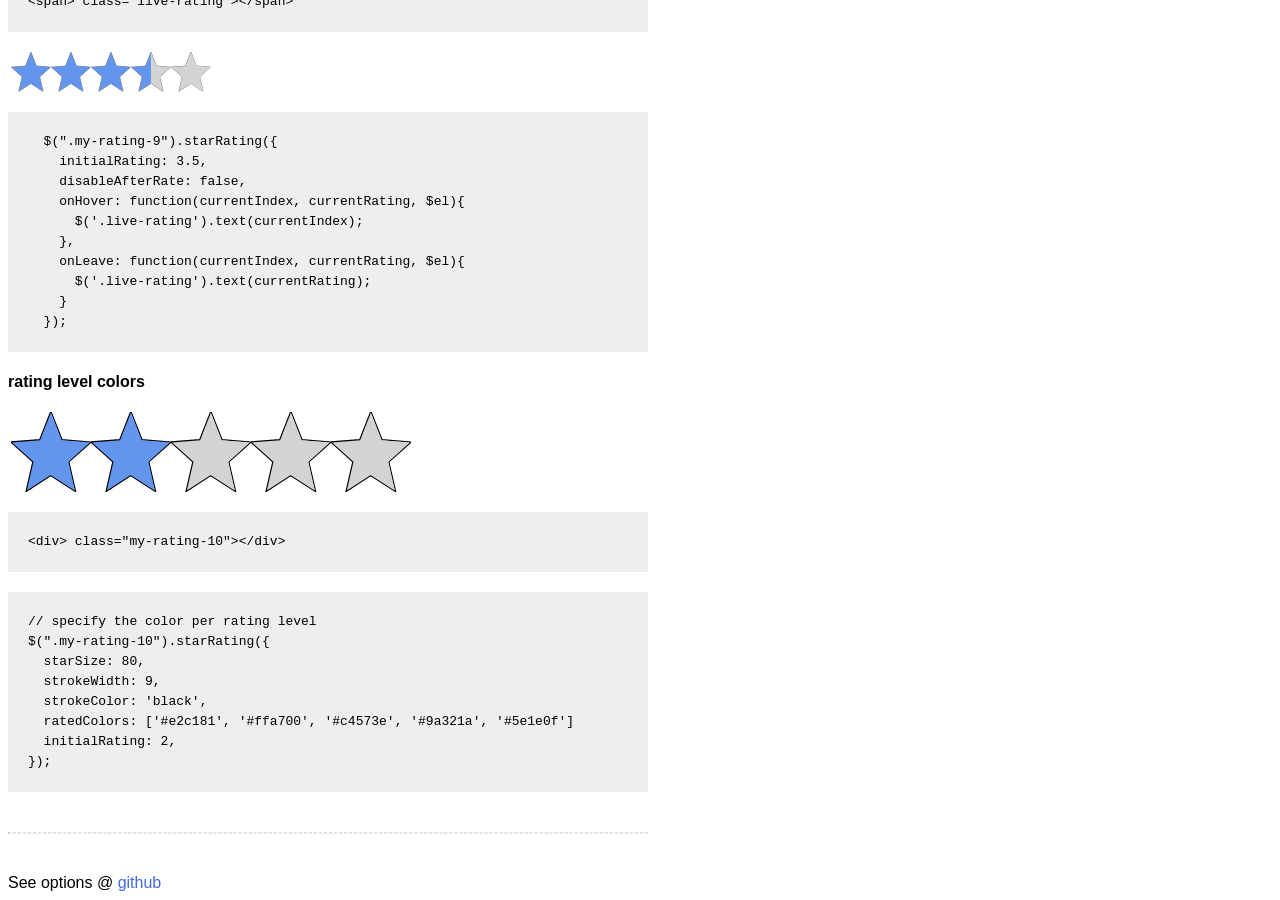
<file: Electro/plugins/star-rating-svg-master/demo/index.html>
<DOCTYPE html>
<html>
<head>
    <title>starRating, star rating jquery plugin</title>
    <script src="https://ajax.googleapis.com/ajax/libs/jquery/2.0.0/jquery.min.js"></script>
    <script src="https://google-code-prettify.googlecode.com/svn/loader/run_prettify.js"></script>
    <link rel="stylesheet" type="text/css" href="../src/css/star-rating-svg.css">
    <link rel="stylesheet" type="text/css" href="css/demo.css">

</head>
<body>

<div class="content">
<div class="logo">
	<img src="img/star-rating-svg-logo.png" alt="star-rating-svg-logo" />
</div>
<h4>star-rating-svg.js</h4>
<div class="info"><a href="https://github.com/nashio/star-rating-svg/">Github</a>&nbsp;/&nbsp;v.1.3.0
<iframe src="https://ghbtns.com/github-btn.html?user=nashio&repo=star-rating-svg&type=star&count=true&size=medium" frameborder="0" scrolling="0" width="160px" height="30px"></iframe>
</div>

<h2>examples</h2>


<!-- example with label -->
<h4>Basic implementation</h4>
<div class="my-rating jq-stars"></div>

<pre class="pre-show prettyprint">
&lt;div class="my-rating">&lt;/div&gt;
</pre>

<pre class="pre-show prettyprint">
$(".my-rating").starRating({
  initialRating: 4,
  strokeColor: '#894A00',
  strokeWidth: 10,
  starSize: 25
});
</pre>

<hr>


<h4>Rounded star shape</h4>

<!-- example grabing rating from markup -->
<div class="my-rating-4" data-rating="2.5"></div>

<pre class="pre-show prettyprint">
&lt;div&gt; class="my-rating-4" data-rating="2.5">&lt;/div&gt;
</pre>


<pre class="pre-show prettyprint">
$(".my-rating-4").starRating({
  totalStars: 5,
  starShape: 'rounded',
  starSize: 40,
  emptyColor: 'lightgray',
  hoverColor: 'salmon',
  activeColor: 'crimson',
  useGradient: false
});
</pre>

<hr>

<h4>Use gradients</h4>

<!-- example using gradient -->
<div class="my-rating-5" data-rating="3.3"></div>

<pre class="pre-show prettyprint">
&lt;div&gt; class="my-rating-5">&lt;/div&gt;
</pre>



<pre class="pre-show prettyprint">
// specify the gradient start and end for the selected stars
$(".my-rating-5").starRating({
  starSize: 80,
  strokeWidth: 9,
  strokeColor: 'black',
  initialRating: 2,
  starGradient: {
      start: '#93BFE2',
      end: '#105694'
  }
});
</pre>

<hr>

<h4>Execute callback when rating</h4>

<!-- example using callback -->
<div class="my-rating-6"></div>

<pre class="pre-show prettyprint">
&lt;div&gt; class="my-rating-6">&lt;/div&gt;
</pre>


<pre class="pre-show prettyprint">
$(".my-rating-6").starRating({
  totalStars: 5,
  emptyColor: 'lightgray',
  hoverColor: 'salmon',
  activeColor: 'cornflowerblue',
  initialRating: 4,
  strokeWidth: 0,
  useGradient: false,
  minRating: 1,
  callback: function(currentRating, $el){
      alert('rated ', currentRating);
      console.log('DOM element ', $el);
  }
});
</pre>

<hr>

<h4>read only mode</h4>

<!-- example read-only -->
<div class="my-rating-7"></div>

<pre class="pre-show prettyprint">
&lt;div&gt; class="my-rating-7">&lt;/div&gt;
</pre>


<pre class="pre-show prettyprint">
$(".my-rating-7").starRating({
  readOnly: true
});
</pre>

<hr>

<!-- example fullstars -->

<h4>Use fullstars</h4>

<div class="my-rating-8"></div>

<pre class="pre-show prettyprint">
// use full stars only
&lt;div&gt; class="my-rating-8">&lt;/div&gt;
</pre>


<pre class="pre-show prettyprint">
$(".my-rating-8").starRating({
  useFullStars: true
});
</pre>

<hr>

<h4>On hover event</h4>

<pre class="pre-show prettyprint">
&lt;span&gt; class="my-rating-9">&lt;/span&gt;
&lt;span&gt; class="live-rating">&lt;/span&gt;
</pre>

<!-- example using callback -->
<span class="my-rating-9"></span>
<span class="live-rating"></span>

<pre class="pre-show prettyprint">
  $(".my-rating-9").starRating({
    initialRating: 3.5,
    disableAfterRate: false,
    onHover: function(currentIndex, currentRating, $el){
      $('.live-rating').text(currentIndex);
    },
    onLeave: function(currentIndex, currentRating, $el){
      $('.live-rating').text(currentRating);
    }
  });
</pre>


<h4>rating level colors</h4>

<!-- example using level colors -->
<div class="my-rating-10"></div>

<pre class="pre-show prettyprint">
&lt;div&gt; class="my-rating-10">&lt;/div&gt;
</pre>



<pre class="pre-show prettyprint">
// specify the color per rating level
$(".my-rating-10").starRating({
  starSize: 80,
  strokeWidth: 9,
  strokeColor: 'black',
  ratedColors: ['#e2c181', '#ffa700', '#c4573e', '#9a321a', '#5e1e0f']
  initialRating: 2,
});
</pre>

<hr>

<div class="options">
    See options @ <a href="https://github.com/nashio/star-rating-svg/">github</a>
</div>


<script>
$(function() {

  // basic use comes with defaults values
  $(".my-rating").starRating({
    initialRating: 4.0,
    starSize: 25
  });

  $(".my-rating-2").starRating({
    totalStars: 5,
    starSize: 30,
    starShape: 'rounded',
    emptyColor: 'lightgray',
    hoverColor: 'salmon',
    activeColor: 'crimson',
    useGradient: false
  });

  // example grabing rating from markup, and custom colors
  $(".my-rating-4").starRating({
    totalStars: 5,
    starShape: 'rounded',
    starSize: 40,
    emptyColor: 'lightgray',
    hoverColor: 'salmon',
    activeColor: 'crimson',
    useGradient: false
  });

  // specify the gradient start and end for the selected stars
  $(".my-rating-5").starRating({
    starSize: 80,
    strokeWidth: 10,
    strokeColor: 'black',
    initialRating: 2,
    starGradient: {
      start: '#93BFE2',
      end: '#105694'
    },
  });

  $(".my-rating-6").starRating({
    totalStars: 5,
    emptyColor: 'lightgray',
    hoverColor: 'slategray',
    activeColor: 'cornflowerblue',
    initialRating: 4,
    strokeWidth: 0,
    useGradient: false,
    minRating: 2,
    callback: function(currentRating, $el){
      alert('rated ' +  currentRating);
      console.log('DOM Element ', $el);
    }
  });

  $(".my-rating-7").starRating({
    initialRating: 4,
    readOnly: true,
    starShape: 'rounded'
  });

  $(".my-rating-8").starRating({
    useFullStars: true
  });

  $(".my-rating-9").starRating({
    initialRating: 3.5,
    disableAfterRate: false,
    onHover: function(currentIndex, currentRating, $el){
      console.log('index: ', currentIndex, 'currentRating: ', currentRating, ' DOM element ', $el);
      $('.live-rating').text(currentIndex);
    },
    onLeave: function(currentIndex, currentRating, $el){
      console.log('index: ', currentIndex, 'currentRating: ', currentRating, ' DOM element ', $el);
      $('.live-rating').text(currentRating);
    }
  });

  $(".my-rating-10").starRating({
    initialRating: 2,
    starSize: 80,
    strokeWidth: 9,
    strokeColor: 'black',
    ratedColors: ['#e2c181', '#ffa700', '#c4573e', '#9a321a', '#5e1e0f']
  });

});
</script>
<script src="../src/jquery.star-rating-svg.js"></script>
</body>
</html>
</file>
<file: Electro/plugins/Loading-Visualization-master/dist/main.css>
.lv-mid {
  margin-left: auto;
  margin-right: auto;
}

.lv-left {
  margin-right: auto;
  margin-left: 0;
}

.lv-right {
  margin-left: auto;
  margin-right: 0;
}

.lvt-1 {
  margin-top: 10px;
}

.lvt-2 {
  margin-top: 30px;
}

.lvt-3 {
  margin-top: 50px;
}

.lvt-4 {
  margin-top: 80px;
}

.lvt-5 {
  margin-top: 100px;
}

.lvb-1 {
  margin-bottom: 10px;
}

.lvb-2 {
  margin-bottom: 30px;
}

.lvb-3 {
  margin-bottom: 50px;
}

.lvb-4 {
  margin-bottom: 80px;
}

.lvb-5 {
  margin-bottom: 100px;
}

.lvl-1 {
  margin-left: 10px;
}

.lvl-2 {
  margin-left: 30px;
}

.lvl-3 {
  margin-left: 50px;
}

.lvl-4 {
  margin-left: 80px;
}

.lvl-5 {
  margin-left: 100px;
}

.lvr-1 {
  margin-right: 10px;
}

.lvr-2 {
  margin-right: 30px;
}

.lvr-3 {
  margin-right: 50px;
}

.lvr-4 {
  margin-right: 80px;
}

.lvr-5 {
  margin-right: 100px;
}

.lv-bars, .lv-circles, .lv-dots, .lv-squares, .lv-determinate_circle, .lv-spinner, .lv-dashed {
  height: 100%;
  width: 100%;
}
.lv-bars.tiniest, .lv-circles.tiniest, .lv-dots.tiniest, .lv-squares.tiniest, .lv-determinate_circle.tiniest, .lv-spinner.tiniest, .lv-dashed.tiniest {
  height: 20px;
  width: 20px;
}
.lv-bars.tiny, .lv-circles.tiny, .lv-dots.tiny, .lv-squares.tiny, .lv-determinate_circle.tiny, .lv-spinner.tiny, .lv-dashed.tiny {
  height: 30px;
  width: 30px;
}
.lv-bars.sm, .lv-circles.sm, .lv-dots.sm, .lv-squares.sm, .lv-determinate_circle.sm, .lv-spinner.sm, .lv-dashed.sm {
  height: 50px;
  width: 50px;
}
.lv-bars.md, .lv-circles.md, .lv-dots.md, .lv-squares.md, .lv-determinate_circle.md, .lv-spinner.md, .lv-dashed.md {
  height: 100px;
  width: 100px;
}
.lv-bars.lg, .lv-circles.lg, .lv-dots.lg, .lv-squares.lg, .lv-determinate_circle.lg, .lv-spinner.lg, .lv-dashed.lg {
  height: 200px;
  width: 200px;
}
.lv-bars[data-label].tiny:after, .lv-circles[data-label].tiny:after, .lv-dots[data-label].tiny:after, .lv-squares[data-label].tiny:after, .lv-determinate_circle[data-label].tiny:after, .lv-spinner[data-label].tiny:after, .lv-dashed[data-label].tiny:after {
  padding: 0 120%;
  margin-top: 20%;
}
.lv-bars[data-label].sm:after, .lv-circles[data-label].sm:after, .lv-dots[data-label].sm:after, .lv-squares[data-label].sm:after, .lv-determinate_circle[data-label].sm:after, .lv-spinner[data-label].sm:after, .lv-dashed[data-label].sm:after {
  padding: 0 120%;
  margin-top: 35%;
}

.lv-bordered_line, .lv-determinate_bordered_line {
  width: 100%;
  height: 21px;
  border-radius: 10px;
  box-sizing: border-box;
}

.lv-line, .lv-determinate_line {
  height: 5px;
  width: 100%;
  background-color: darkgray;
}

.lv-bars, .lv-circles, .lv-determinate_line, .lv-bordered_line, .lv-determinate_bordered_line, .lv-dots, .lv-squares, .lv-line, .lv-spinner, .lv-determinate_circle, .lv-dashed {
  position: relative;
}
.lv-bars div, .lv-circles div, .lv-determinate_line div, .lv-bordered_line div, .lv-determinate_bordered_line div, .lv-dots div, .lv-squares div, .lv-line div, .lv-spinner div, .lv-determinate_circle div, .lv-dashed div {
  position: absolute;
}

.lv-determinate_bordered_line[data-percentage=true] div:nth-child(2), .lv-determinate_line[data-percentage=true] div:nth-child(2) {
  visibility: visible;
}

.lv-line.sm, .lv-determinate_line.sm, .lv-determinate_bordered_line.sm, .lv-bordered_line.sm {
  width: 300px;
}
.lv-line.md, .lv-determinate_line.md, .lv-determinate_bordered_line.md, .lv-bordered_line.md {
  width: 600px;
}
.lv-line.lg, .lv-determinate_line.lg, .lv-determinate_bordered_line.lg, .lv-bordered_line.lg {
  width: 1000px;
}
.lv-line[data-label]:after, .lv-determinate_line[data-label]:after, .lv-determinate_bordered_line[data-label]:after, .lv-bordered_line[data-label]:after {
  content: attr(data-label);
  display: block;
  padding-top: 20px;
  overflow: hidden;
}

*[data-label] {
  text-align: center;
}

.lv-spinner[data-label]:after, .lv-circles[data-label]:after, .lv-determinate_circle[data-label]:after, .lv-dashed[data-label]:after {
  content: attr(data-label);
  display: inline-block;
  padding: 40% 0 40% 0;
  overflow: hidden;
}

.lv-bars[data-label]:after, .lv-squares[data-label]:after, .lv-dots[data-label]:after {
  content: attr(data-label);
  display: inline-block;
  overflow: hidden;
}

.lv-squares[data-label]:after, .lv-bars[data-label]:after {
  margin-top: 100%;
}

.lv-determinate_line div:nth-child(1) {
  background-color: #343a40;
  height: 100%;
  width: 0;
}
.lv-determinate_line div:nth-child(2) {
  color: #343a40;
  left: 101%;
  top: -6px;
  visibility: hidden;
}
.lv-determinate_line[data-label]:after {
  color: #343a40;
}

.lv-spinner[data-label]:after {
  color: #343a40;
}
.lv-spinner div {
  height: inherit;
  width: inherit;
  box-sizing: border-box;
  border: 10px solid darkgrey;
  border-top: 10px solid #343a40;
  border-radius: 50%;
  animation: lv-spinner 2s ease-in-out infinite;
}

.lv-determinate_circle {
  height: 100%;
  width: 100%;
}
.lv-determinate_circle[data-label]:after {
  color: #343a40;
}
.lv-determinate_circle div:nth-child(1) {
  height: inherit;
  width: inherit;
  box-sizing: border-box;
  transform: rotate(-45deg);
  border: 10px solid darkgrey;
  border-radius: 50%;
}
.lv-determinate_circle div:nth-child(3) {
  height: inherit;
  width: inherit;
  box-sizing: border-box;
  transform: rotate(-45deg);
  border: 10px solid transparent;
  border-top: 10px solid #343a40;
  border-radius: 50%;
}
.lv-determinate_circle div:nth-child(2) {
  height: inherit;
  width: inherit;
  box-sizing: border-box;
  transform: rotate(-45deg);
  border: 10px solid transparent;
  border-top: 10px solid darkgrey;
  border-radius: 50%;
  z-index: 10;
}
.lv-determinate_circle div:nth-child(4) {
  visibility: hidden;
}
.lv-determinate_circle[data-percentage=true] div:nth-child(4) {
  visibility: visible;
  height: inherit;
  width: inherit;
  box-sizing: border-box;
  text-align: center;
  margin-top: 20%;
  color: #343a40;
}
.lv-determinate_circle[data-percentage=true].sm div:nth-child(4) {
  margin-top: 15px;
}
.lv-determinate_circle[data-percentage=true].tiny div:nth-child(4) {
  visibility: hidden;
}

.lv-dashed[data-label]:after {
  color: #138D75;
}
.lv-dashed div {
  border: 12px dashed #138D75;
  height: inherit;
  width: inherit;
  box-sizing: border-box;
  animation: lv-dashed_animation 3s ease-in-out infinite;
}

/* BORDERLESS LINE ANIMATED */
.lv-line[data-label]:after {
  color: #343a40;
}
.lv-line div {
  background-color: #343a40;
  height: 100%;
  width: 0;
  animation: lv-line_animation 3s ease-in-out infinite;
}

/* DETERMINATE LINE WITH BORDER */
.lv-determinate_bordered_line {
  border: 5px #067861 solid;
}
.lv-determinate_bordered_line[data-label]:after {
  color: #138D75;
}
.lv-determinate_bordered_line div:nth-child(1) {
  height: 11px;
  width: 0;
  background-color: #138D75;
  border-radius: 3px;
}
.lv-determinate_bordered_line div:nth-child(2) {
  color: #138D75;
  left: 103%;
  top: -3px;
  visibility: hidden;
}

/* LINE */
.lv-bordered_line {
  border: 5px solid #138D75;
}
.lv-bordered_line[data-label]:after {
  color: #138D75;
}
.lv-bordered_line div {
  height: 5px;
  background-color: #138D75;
  left: 2px;
  top: 3px;
  border-radius: 3px;
  animation: lv-bordered_line_animation 2s linear infinite;
}

/* BARS */
.lv-bars[data-label]:after {
  color: #0B5345;
}
.lv-bars div {
  width: 5%;
  height: 40%;
  top: 30%;
  animation: lv-bar_animation 1s ease-in-out infinite;
}
.lv-bars div:nth-child(1) {
  left: 12.5%;
  background: #2de3c0;
  animation-delay: -0.7s;
}
.lv-bars div:nth-child(2) {
  left: 22.5%;
  background: #1ddab5;
  animation-delay: -0.6s;
}
.lv-bars div:nth-child(3) {
  left: 32.5%;
  background: #1ac4a3;
  animation-delay: -0.5s;
}
.lv-bars div:nth-child(4) {
  left: 42.5%;
  background: #17ad90;
  animation-delay: -0.4s;
}
.lv-bars div:nth-child(5) {
  left: 52.5%;
  background: #14977d;
  animation-delay: -0.3s;
}
.lv-bars div:nth-child(6) {
  left: 62.5%;
  background: #11806a;
  animation-delay: -0.2s;
}
.lv-bars div:nth-child(7) {
  left: 72.5%;
  background: #0e6a58;
  animation-delay: -0.1s;
}
.lv-bars div:nth-child(8) {
  left: 82.5%;
  background: #0B5345;
}

/* PULSATING DOTS */
.lv-dots[data-label]:after {
  margin-top: 65%;
  color: #0B5345;
}
.lv-dots div {
  width: 19%;
  height: 19%;
  top: 43.75%;
  border-radius: 50%;
  transform: scale(0.01);
  animation: lv-dots_pulsate_animation 1s ease-in-out infinite;
}
.lv-dots div:nth-child(1) {
  left: 10%;
  background-color: #1ddab5;
}
.lv-dots div:nth-child(2) {
  left: 32.5%;
  background-color: #17ad90;
  animation-delay: 0.1s;
}
.lv-dots div:nth-child(3) {
  left: 55%;
  background-color: #11806a;
  animation-delay: 0.2s;
}
.lv-dots div:nth-child(4) {
  left: 77.5%;
  background-color: #0B5345;
  animation-delay: 0.3s;
}

/* CIRCLES */
.lv-circles[data-label]:after {
  color: #138D75;
}
.lv-circles.tiniest div:before {
  width: 3px;
  height: 3px;
}
.lv-circles.tiny div:before {
  width: 5px;
  height: 5px;
}
.lv-circles.sm div:before {
  width: 8px;
  height: 8px;
}
.lv-circles.md div:before {
  width: 15px;
  height: 15px;
}
.lv-circles.lg div:before {
  width: 30px;
  height: 30px;
}
.lv-circles div {
  width: 100%;
  height: 100%;
}
.lv-circles div:before {
  content: "";
  display: block;
  margin: 0 auto;
  border-radius: 50%;
  background-color: #138D75;
}
.lv-circles div:nth-child(1) {
  animation: lv-circles_move_1 1.2s infinite linear;
}
.lv-circles div:nth-child(2) {
  transform: rotate(30deg);
  opacity: 0.08;
  animation: lv-circles_move_2 1.2s infinite linear;
}
.lv-circles div:nth-child(3) {
  transform: rotate(60deg);
  opacity: 0.16;
  animation: lv-circles_move_3 1.2s infinite linear;
}
.lv-circles div:nth-child(4) {
  transform: rotate(90deg);
  opacity: 0.24;
  animation: lv-circles_move_4 1.2s infinite linear;
}
.lv-circles div:nth-child(5) {
  transform: rotate(120deg);
  opacity: 0.32;
  animation: lv-circles_move_5 1.2s infinite linear;
}
.lv-circles div:nth-child(6) {
  transform: rotate(150deg);
  opacity: 0.4;
  animation: lv-circles_move_6 1.2s infinite linear;
}
.lv-circles div:nth-child(7) {
  transform: rotate(180deg);
  opacity: 0.48;
  animation: lv-circles_move_7 1.2s infinite linear;
}
.lv-circles div:nth-child(8) {
  transform: rotate(210deg);
  opacity: 0.56;
  animation: lv-circles_move_8 1.2s infinite linear;
}
.lv-circles div:nth-child(9) {
  transform: rotate(240deg);
  opacity: 0.64;
  animation: lv-circles_move_9 1.2s infinite linear;
}
.lv-circles div:nth-child(10) {
  transform: rotate(270deg);
  opacity: 0.72;
  animation: lv-circles_move_10 1.2s infinite linear;
}
.lv-circles div:nth-child(11) {
  transform: rotate(300deg);
  opacity: 0.8;
  animation: lv-circles_move_11 1.2s infinite linear;
}
.lv-circles div:nth-child(12) {
  transform: rotate(330deg);
  opacity: 0.88;
  animation: lv-circles_move_12 1.2s infinite linear;
}

/* SQUARES */
.lv-squares[data-label]:after {
  color: #0B5345;
}
.lv-squares div {
  width: 40%;
  height: 40%;
  border-radius: 10%;
  /* top left corner */
  /* top right corner */
  /* bottom right corner */
  /* bottom left corner */
}
.lv-squares div:nth-child(1) {
  background-color: #1ddab5;
  top: 7%;
  left: 7%;
  animation: lv-square1_move 2s ease-in-out infinite;
}
.lv-squares div:nth-child(3) {
  background-color: #17ad90;
  top: 7%;
  right: 7%;
  animation: lv-square2_move 2s ease-in-out infinite;
}
.lv-squares div:nth-child(2) {
  background-color: #11806a;
  bottom: 7%;
  right: 7%;
  animation: lv-square3_move 2s ease-in-out infinite;
}
.lv-squares div:nth-child(4) {
  background-color: #0B5345;
  bottom: 7%;
  left: 7%;
  animation: lv-square4_move 2s ease-in-out infinite;
}

/* animations */
@keyframes lv-spinner {
  0% {
    transform: rotate(0deg);
  }
  50% {
    transform: rotate(180deg);
  }
  100% {
    transform: rotate(360deg);
  }
}
@keyframes lv-circles_move_1 {
  0% {
    opacity: 0;
  }
  0% {
    opacity: 0;
  }
  8.3333333333% {
    opacity: 1;
  }
  100% {
    opacity: 0;
  }
}
@keyframes lv-circles_move_2 {
  0% {
    opacity: 0.0833333333;
  }
  8.3333333333% {
    opacity: 0;
  }
  16.6666666667% {
    opacity: 1;
  }
  100% {
    opacity: 0.0833333333;
  }
}
@keyframes lv-circles_move_3 {
  0% {
    opacity: 0.1666666667;
  }
  16.6666666667% {
    opacity: 0;
  }
  25% {
    opacity: 1;
  }
  100% {
    opacity: 0.1666666667;
  }
}
@keyframes lv-circles_move_4 {
  0% {
    opacity: 0.25;
  }
  25% {
    opacity: 0;
  }
  33.3333333333% {
    opacity: 1;
  }
  100% {
    opacity: 0.25;
  }
}
@keyframes lv-circles_move_5 {
  0% {
    opacity: 0.3333333333;
  }
  33.3333333333% {
    opacity: 0;
  }
  41.6666666667% {
    opacity: 1;
  }
  100% {
    opacity: 0.3333333333;
  }
}
@keyframes lv-circles_move_6 {
  0% {
    opacity: 0.4166666667;
  }
  41.6666666667% {
    opacity: 0;
  }
  50% {
    opacity: 1;
  }
  100% {
    opacity: 0.4166666667;
  }
}
@keyframes lv-circles_move_7 {
  0% {
    opacity: 0.5;
  }
  50% {
    opacity: 0;
  }
  58.3333333333% {
    opacity: 1;
  }
  100% {
    opacity: 0.5;
  }
}
@keyframes lv-circles_move_8 {
  0% {
    opacity: 0.5833333333;
  }
  58.3333333333% {
    opacity: 0;
  }
  66.6666666667% {
    opacity: 1;
  }
  100% {
    opacity: 0.5833333333;
  }
}
@keyframes lv-circles_move_9 {
  0% {
    opacity: 0.6666666667;
  }
  66.6666666667% {
    opacity: 0;
  }
  75% {
    opacity: 1;
  }
  100% {
    opacity: 0.6666666667;
  }
}
@keyframes lv-circles_move_10 {
  0% {
    opacity: 0.75;
  }
  75% {
    opacity: 0;
  }
  83.3333333333% {
    opacity: 1;
  }
  100% {
    opacity: 0.75;
  }
}
@keyframes lv-circles_move_11 {
  0% {
    opacity: 0.8333333333;
  }
  83.3333333333% {
    opacity: 0;
  }
  91.6666666667% {
    opacity: 1;
  }
  100% {
    opacity: 0.8333333333;
  }
}
@keyframes lv-circles_move_12 {
  0% {
    opacity: 0.9166666667;
  }
  91.6666666667% {
    opacity: 0;
  }
  100% {
    opacity: 1;
  }
  100% {
    opacity: 0.9166666667;
  }
}
@keyframes lv-square1_move {
  0%, 100% {
    transform: translate(0, 0);
  }
  25% {
    transform: translate(116%, 0);
  }
  50% {
    transform: translate(116%, 116%);
  }
  75% {
    transform: translate(0, 116%);
  }
}
@keyframes lv-square2_move {
  0%, 100% {
    transform: translate(0, 0);
  }
  25% {
    transform: translate(0, 116%);
  }
  50% {
    transform: translate(-116%, 116%);
  }
  75% {
    transform: translate(-116%, 0);
  }
}
@keyframes lv-square3_move {
  0%, 100% {
    transform: translate(0, 0);
  }
  25% {
    transform: translate(-116%, 0);
  }
  50% {
    transform: translate(-116%, -116%);
  }
  75% {
    transform: translate(0, -116%);
  }
}
@keyframes lv-square4_move {
  0%, 100% {
    transform: translate(0, 0);
  }
  25% {
    transform: translate(0, -116%);
  }
  50% {
    transform: translate(116%, -116%);
  }
  75% {
    transform: translate(116%, 0);
  }
}
@keyframes lv-dots_pulsate_animation {
  0% {
    transform: scale(0.01);
    background-color: #1ddab5;
  }
  50% {
    transform: scale(1);
    background-color: #0B5345;
  }
  100% {
    transform: scale(0.01);
    background-color: #1ddab5;
  }
}
@keyframes lv-line_animation {
  0% {
    left: 0;
    width: 0;
  }
  25% {
    left: 0;
    width: 100%;
  }
  50% {
    left: 100%;
    width: 0;
  }
  75% {
    left: 0;
    width: 100%;
  }
  100% {
    left: 0;
    width: 0;
  }
}
@keyframes lv-bordered_line_animation {
  0% {
    left: 1%;
    width: 0;
  }
  10% {
    left: 1%;
    width: 20%;
  }
  90% {
    left: 79%;
    width: 20%;
  }
  100% {
    width: 0;
    left: 99%;
  }
}
@keyframes lv-bar_animation {
  0%, 100% {
    top: 37.5%;
    height: 25%;
    bottom: 37.5%;
    width: 2.5%;
  }
  50% {
    top: 12.5%;
    height: 75%;
    bottom: 12.5%;
    width: 5%;
  }
}
@keyframes lv-dashed_animation {
  0% {
    transform: rotate(0deg);
  }
  25% {
    transform: rotate(90deg);
  }
  50% {
    transform: rotate(180deg);
  }
  75% {
    transform: rotate(270deg);
  }
  100% {
    transform: rotate(360deg);
  }
}
/*# sourceMappingURL=main.css.map */
</file>
<file: Electro/plugins/star-rating-svg-master/src/css/star-rating-svg.css>
.jq-stars {
  display: inline-block;
}

.jq-rating-label {
  font-size: 22px;
  display: inline-block;
  position: relative;
  vertical-align: top;
  font-family: helvetica, arial, verdana;
}

.jq-star {
  width: 100px;
  height: 100px;
  display: inline-block;
  cursor: pointer;
}

.jq-star-svg {
  padding-left: 3px;
  width: 100%;
  height: 100% ;
}

.jq-star:hover .fs-star-svg path {
}

.jq-star-svg path {
  /* stroke: #000; */
  stroke-linejoin: round;
}

/* un-used */
.jq-shadow {
  -webkit-filter: drop-shadow( -2px -2px 2px #888 );
  filter: drop-shadow( -2px -2px 2px #888 );
}
</file>
<file: Electro/plugins/star-rating-svg-master/demo/css/demo.css>
body {
    font-family: helvetica, arial;
}

h2 {
    margin: 20px 0;
}

a {
    text-decoration: none;
    color: royalblue;
}

hr {
    margin: 40px 0;
    border-top: 1px dashed #dddddd;
}

.logo {
	width: 300px;
}

iframe {
    margin: 10px 0;
    display: block;
}

.info {
    font-size: 13px;
    color: lightgray;
}

.content {
    width: 640px;
}

.live-rating {
  font-size: 43px;
  margin-left: 10px;
  color: hotPink;
  top: -3px;
  position: relative;
}

pre.prettyprint {
    font-family: "Lucida Console", Monaco, monospace;
    display: block;
    margin: 20px 0;
    font-size: 13px;
    line-height: 20px;;
    padding: 20px;
    background: #EEEEEE;
    border: 0;
}
</file>
